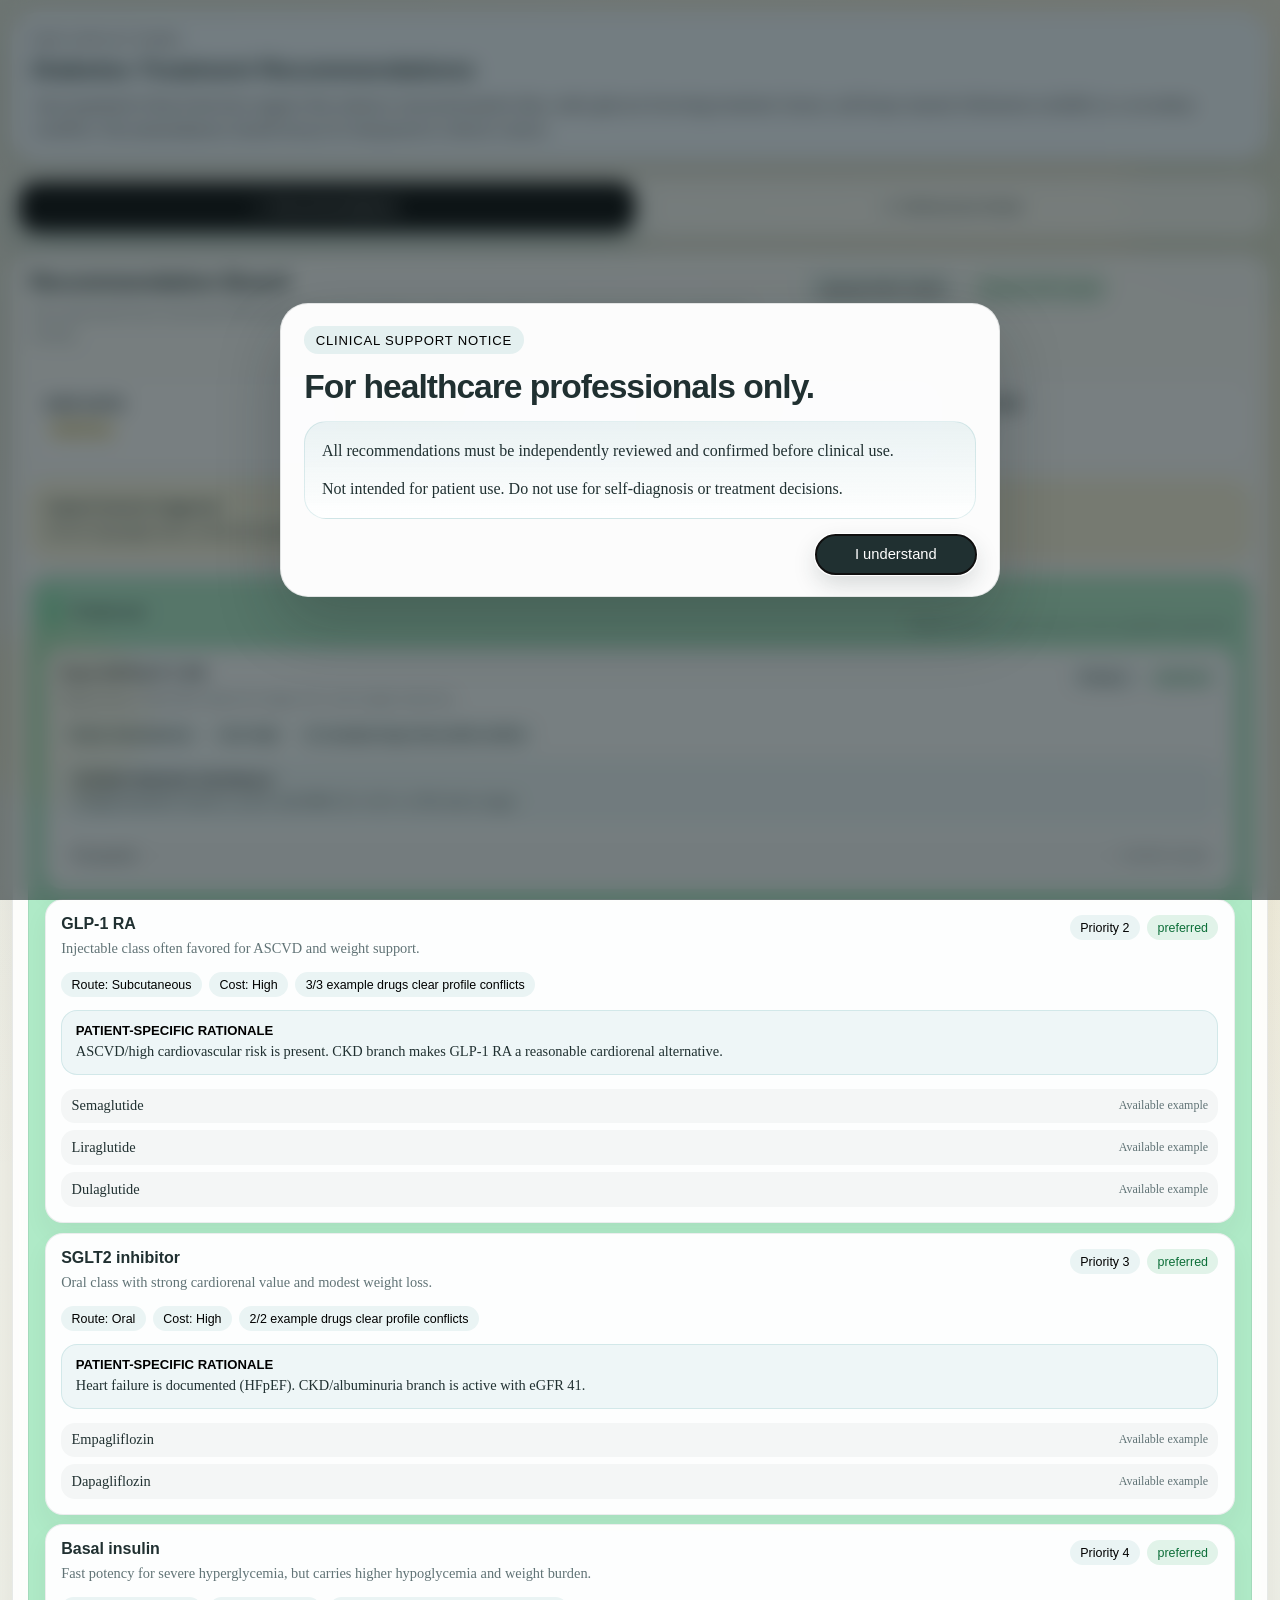
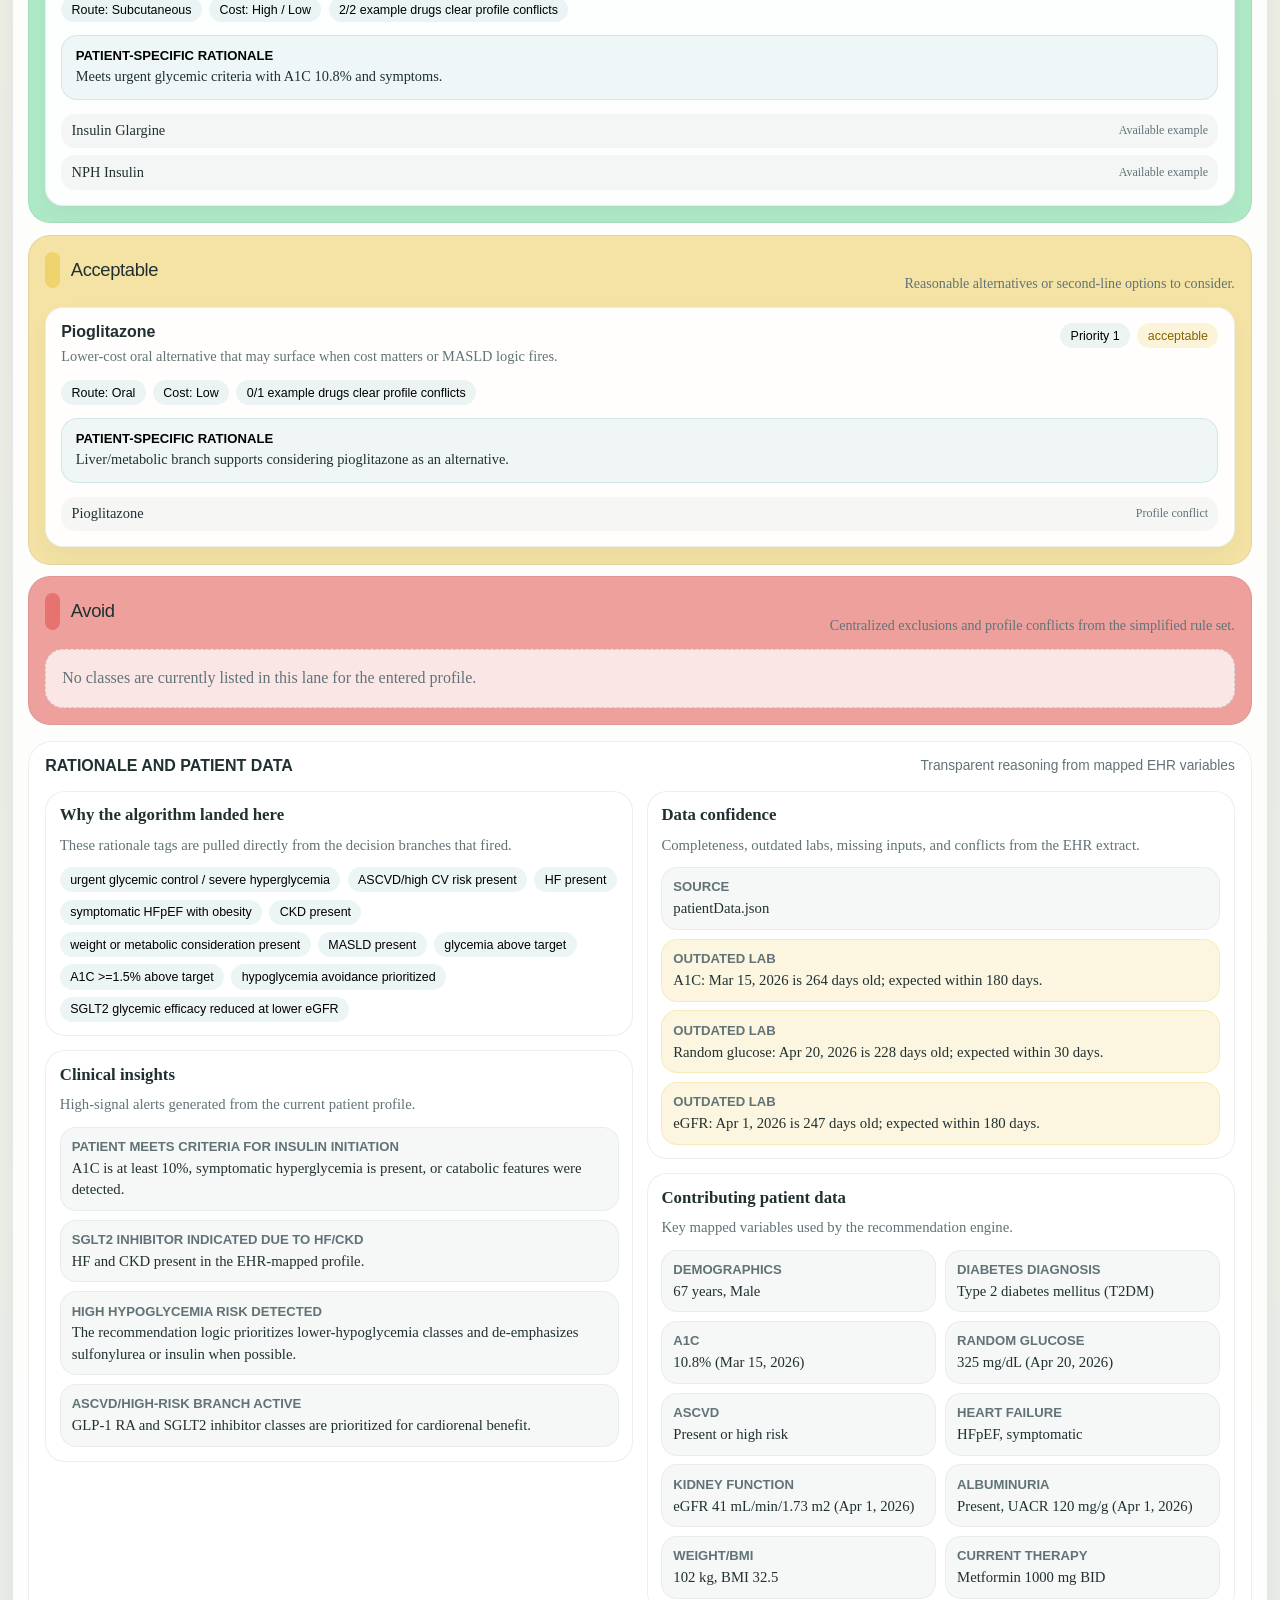
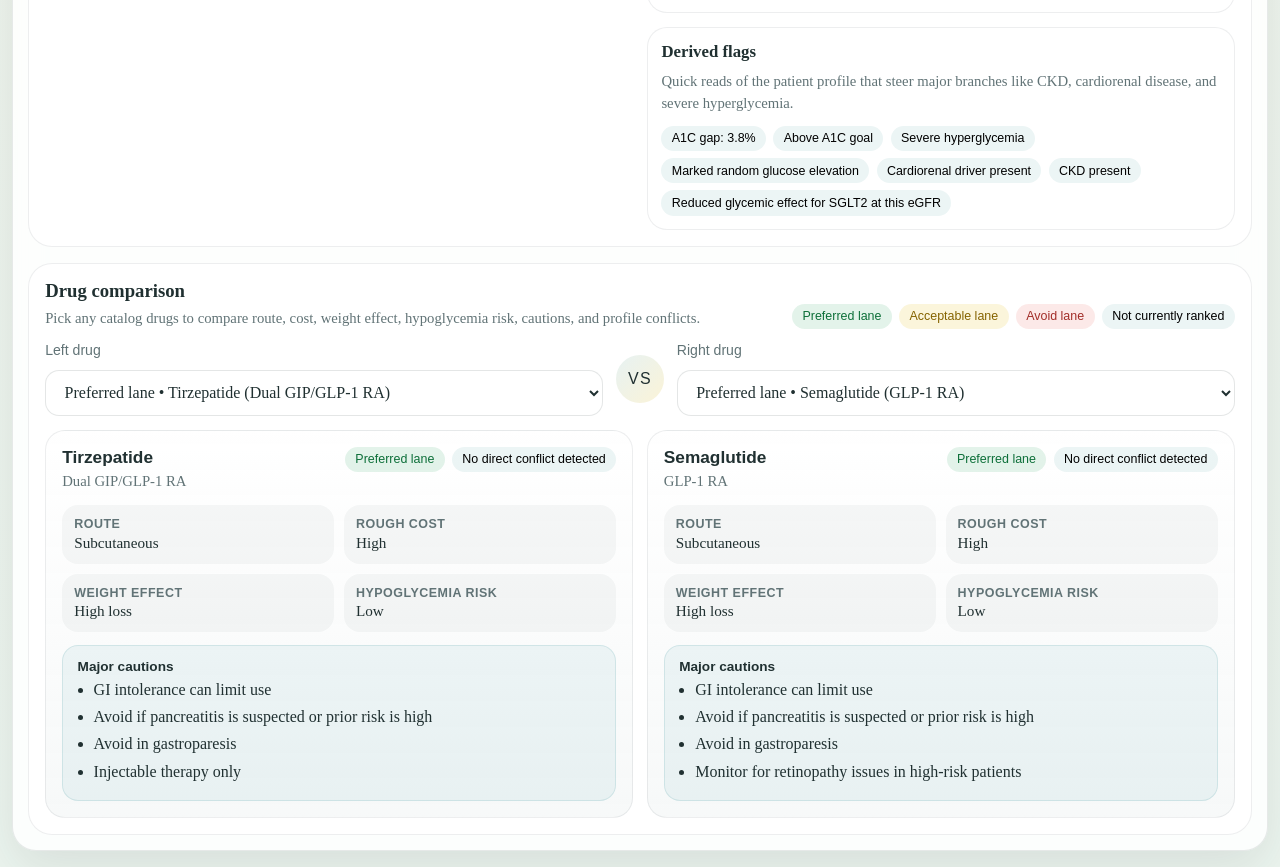
<file: index.html>
<!DOCTYPE html>
<html lang="en">
<head>
  <meta charset="UTF-8">
  <meta name="viewport" content="width=device-width, initial-scale=1.0">
  <title>ADA 2026 Simplified Glucose-Lowering Recommender</title>
  <link rel="stylesheet" href="drug_recommendation_app.css">
</head>
<body>
  <div class="disclaimer-modal" id="disclaimer-modal" aria-hidden="true" hidden>
    <div class="disclaimer-backdrop"></div>
    <section class="disclaimer-dialog" role="dialog" aria-modal="true" aria-labelledby="disclaimer-title" aria-describedby="disclaimer-copy">
      <span class="disclaimer-kicker">Clinical Support Notice</span>
      <h2 id="disclaimer-title">For healthcare professionals only.</h2>
      <div class="disclaimer-copy" id="disclaimer-copy">
        <p>All recommendations must be independently reviewed and confirmed before clinical use.</p>
        <p>Not intended for patient use. Do not use for self-diagnosis or treatment decisions.</p>
      </div>
      <div class="disclaimer-actions">
        <button class="accent-btn" id="disclaimer-ack-btn" type="button">I understand</button>
      </div>
    </section>
  </div>

  <main class="page-shell">
    <section class="hero">
      <div class="hero-grid">
        <div>
          <span class="eyebrow">EHR Copilot Panel</span>
          <h2>Diabetes Treatment Recommendations</h2>
          <p>
            Auto-populated clinical decision support that analyzes structured patient data, ranks glucose-lowering treatment classes, and keeps manual refinement available as a secondary workflow. Recommendations should always be interpreted in clinical context.
          </p>
        </div>
        
      </div>
    </section>

    <section class="tabs-shell">
      <div class="tabs-bar" role="tablist" aria-label="Application sections">
        <button class="tab-btn is-active" id="tab-button-results" type="button" role="tab" aria-selected="true" aria-controls="tab-results" data-tab-target="tab-results">
          1. Recommendations
        </button>
        <button class="tab-btn" id="tab-button-intake" type="button" role="tab" aria-selected="false" aria-controls="tab-intake" data-tab-target="tab-intake">
          2. Refinement Mode
        </button>
      </div>

      <section class="tab-panel" id="tab-intake" role="tabpanel" aria-labelledby="tab-button-intake" hidden>
        <div class="intake-grid">
          <section class="panel flow-panel">
            <div class="panel-heading">
              <div>
                <h2>Flowchart View</h2>
              </div>
              <div class="toolbar">
                <button class="ghost-btn" id="jump-to-results-top" type="button">Open recommendations</button>
              </div>
            </div>

            <div class="flowchart-shell" id="flowchart-shell">
              <div class="flowchart-viewport" id="flowchart-viewport">
                <div class="flowchart-canvas" id="flowchart-canvas"></div>
              </div>
            </div>
          </section>

          <section class="panel form-panel">
            <div class="panel-heading">
              <div>
                <h2>Guided Decision Tree</h2>
                <p>Optional refinement mode lets clinicians edit detected variables, add missing inputs, and review the decision pathway.</p>
              </div>
              <div class="toolbar">
                <button class="ghost-btn" id="demo-btn" type="button">Load sample EHR case</button>
                <button class="accent-btn" id="reset-btn" type="button">Restart refinement</button>
              </div>
            </div>

            <div class="wizard-shell">
              <section class="wizard-progress-card">
                <div class="wizard-progress-topline">
                  <strong id="wizard-stage-label">Starting intake</strong>
                  <span id="wizard-progress-copy">Answer the first question to begin narrowing the recommendation.</span>
                </div>
                <div class="wizard-progress-bar" aria-hidden="true">
                  <span id="wizard-progress-fill"></span>
                </div>
                <div class="wizard-progress-stats">
                  <span class="pill neutral" id="wizard-step-count">0 answered</span>
                  <span class="pill neutral" id="wizard-path-count">0 decision points mapped</span>
                </div>
              </section>

              <div class="question-scroll-shell" id="question-scroll-shell">
                <div class="question-history-list" id="question-history-list"></div>

                <section class="question-card" id="question-card">
                  <div class="question-kicker" id="question-stage">Scope</div>
                  <h3 id="question-title">Loading question...</h3>
                  <p id="question-help">The wizard is preparing the next decision point.</p>
                  <div class="question-input-area" id="question-input-area"></div>
                  <div class="question-actions">
                    <button class="ghost-btn" id="back-question-btn" type="button">Back</button>
                    <button class="accent-btn" id="advance-question-btn" type="button">Continue</button>
                  </div>
                </section>
              </div>
            </div>
          </section>
        </div>
      </section>

      <section class="tab-panel is-active" id="tab-results" role="tabpanel" aria-labelledby="tab-button-results">
        <section class="panel results-panel" aria-live="polite">
          <div class="panel-heading">
            <div>
              <h2>Recommendation Board</h2>
              <p>Auto-generated from structured EHR data. Class-level ranking is shown first, then example drugs from the medication catalog.</p>
            </div>
            <div class="toolbar">
              <label class="ghost-btn file-upload-btn" for="ehr-upload-input">Upload EHR JSON</label>
              <input class="visually-hidden" id="ehr-upload-input" type="file" accept=".json,application/json">
              <span class="upload-status" id="ehr-upload-status" role="status">Sample EHR loaded</span>
              <button class="ghost-btn" id="back-to-questions-btn" type="button">Refine variables</button>
            </div>
          </div>

          <div class="summary-strip" id="summary-strip">
            <div class="mini-stat">
              <strong>EHR Data</strong>
              <span class="status-word" id="data-completeness-summary">Checking</span>
            </div>
            <div class="mini-stat">
              <strong>Preferred</strong>
              <span id="preferred-count">0</span>
            </div>
            <div class="mini-stat">
              <strong>Acceptable</strong>
              <span id="acceptable-count">0</span>
            </div>
            <div class="mini-stat">
              <strong>Avoid</strong>
              <span id="avoid-count">0</span>
            </div>
          </div>

          <div class="status-banner" id="status-banner" data-tone="ok">
            <strong>Ready</strong>
            <p>Enter a type 2 diabetes profile to generate recommendations.</p>
          </div>

          <div class="stack-board">
            <section class="lane preferred">
              <div class="lane-head">
                <div class="lane-title"><span class="lane-swatch"></span><span>Preferred</span></div>
                <div class="lane-note">Higher-priority classes based on the simplified algorithm.</div>
              </div>
              <div class="recommendation-grid" id="preferred-grid"></div>
            </section>

            <section class="lane acceptable">
              <div class="lane-head">
                <div class="lane-title"><span class="lane-swatch"></span><span>Acceptable</span></div>
                <div class="lane-note">Reasonable alternatives or second-line options to consider.</div>
              </div>
              <div class="recommendation-grid" id="acceptable-grid"></div>
            </section>

            <section class="lane avoid">
              <div class="lane-head">
                <div class="lane-title"><span class="lane-swatch"></span><span>Avoid</span></div>
                <div class="lane-note">Centralized exclusions and profile conflicts from the simplified rule set.</div>
              </div>
              <div class="recommendation-grid" id="avoid-grid"></div>
            </section>
          </div>

          <details class="explanation-shell" open>
            <summary>
              <span>Rationale and Patient Data</span>
              <small>Transparent reasoning from mapped EHR variables</small>
            </summary>
            <div class="insight-grid">
              <section class="insight-card">
                <h3>Why the algorithm landed here</h3>
                <p>These rationale tags are pulled directly from the decision branches that fired.</p>
                <div class="rationale-row" id="rationale-row"></div>
              </section>
              <section class="insight-card">
                <h3>Clinical insights</h3>
                <p>High-signal alerts generated from the current patient profile.</p>
                <div class="clinical-insight-list" id="clinical-insight-list"></div>
              </section>
              <section class="insight-card">
                <h3>Data confidence</h3>
                <p>Completeness, outdated labs, missing inputs, and conflicts from the EHR extract.</p>
                <div class="data-quality-list" id="data-quality-list"></div>
              </section>
              <section class="insight-card">
                <h3>Contributing patient data</h3>
                <p>Key mapped variables used by the recommendation engine.</p>
                <div class="patient-evidence-grid" id="patient-evidence-grid"></div>
              </section>
              <section class="insight-card">
                <h3>Derived flags</h3>
                <p>Quick reads of the patient profile that steer major branches like CKD, cardiorenal disease, and severe hyperglycemia.</p>
                <div class="flag-row" id="flag-row"></div>
              </section>
            </div>
          </details>

          <section class="compare-shell">
            <div class="compare-header">
              <div>
                <h3>Drug comparison</h3>
                <p>Pick any catalog drugs to compare route, cost, weight effect, hypoglycemia risk, cautions, and profile conflicts.</p>
              </div>
              <div class="legend">
                <span class="pill preferred">Preferred lane</span>
                <span class="pill acceptable">Acceptable lane</span>
                <span class="pill avoid">Avoid lane</span>
                <span class="pill neutral">Not currently ranked</span>
              </div>
            </div>

            <div class="compare-controls">
              <div class="compare-slot">
                <label for="compare-left">Left drug</label>
                <select class="compare-select" id="compare-left"></select>
              </div>
              <div class="vs-badge">VS</div>
              <div class="compare-slot">
                <label for="compare-right">Right drug</label>
                <select class="compare-select" id="compare-right"></select>
              </div>
            </div>

            <div class="compare-grid">
              <article class="drug-card" id="compare-left-card"></article>
              <article class="drug-card" id="compare-right-card"></article>
            </div>
          </section>
        </section>
      </section>
    </section>
  </main>

  <script type="module" src="drug_recommendation_app.js"></script>
</body>
</html>
</file>
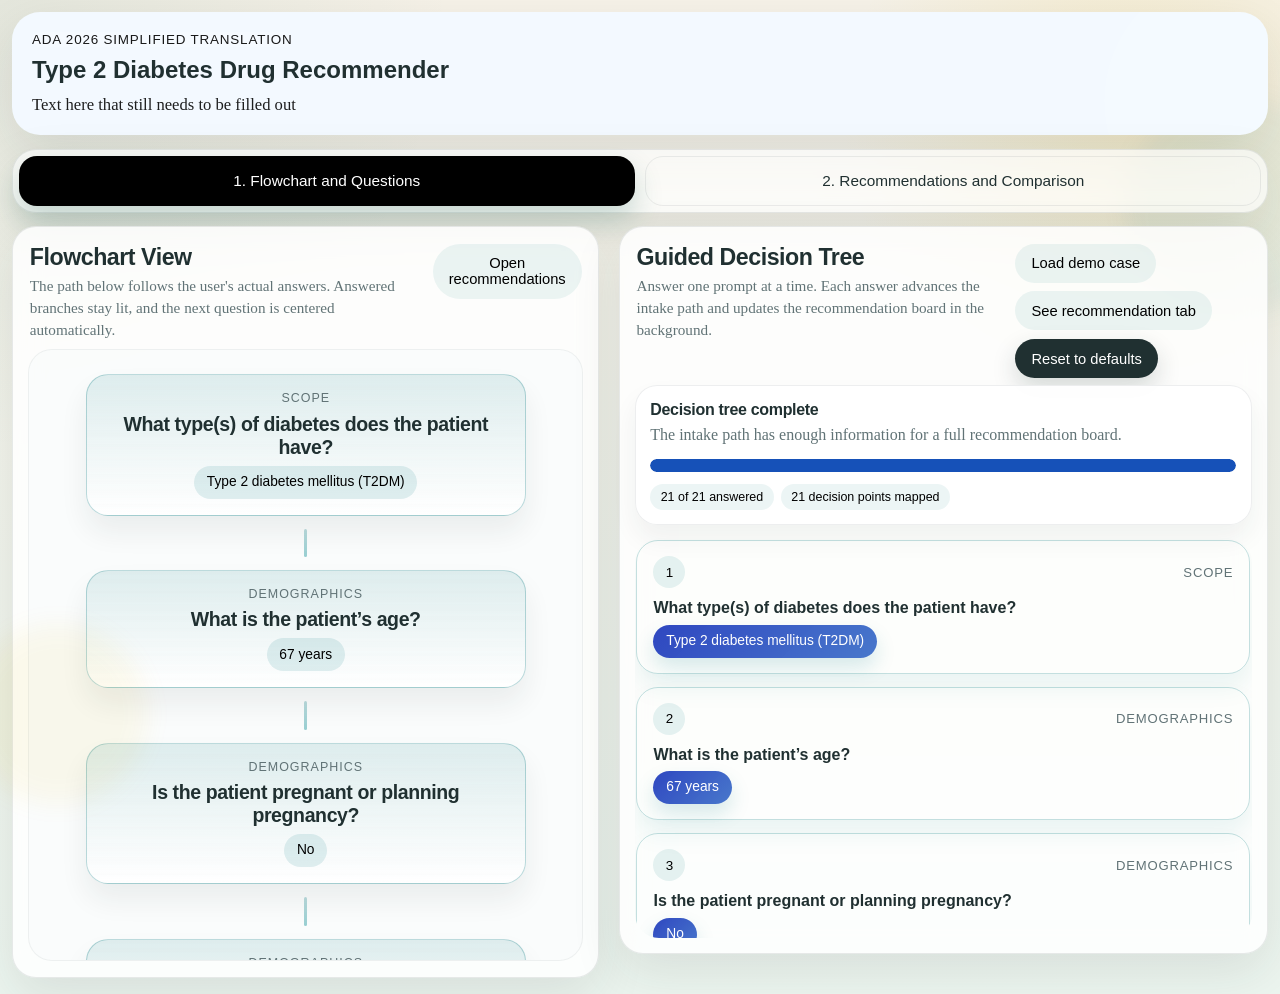
<file: drug_recommendation_app.html>
<!DOCTYPE html>
<html lang="en">
<head>
  <meta charset="UTF-8">
  <meta name="viewport" content="width=device-width, initial-scale=1.0">
  <title>ADA 2026 Simplified Glucose-Lowering Recommender</title>
  <link rel="stylesheet" href="drug_recommendation_app.css">
</head>
<body>
  <main class="page-shell">
    <section class="hero">
      <div class="hero-grid">
        <div>
          <span class="eyebrow">ADA 2026 Simplified Translation</span>
          <h2>Type 2 Diabetes Drug Recommender</h2>
          <p>
            Text here that still needs to be filled out
          </p>
        </div>
        
      </div>
    </section>

    <section class="tabs-shell">
      <div class="tabs-bar" role="tablist" aria-label="Application sections">
        <button class="tab-btn is-active" id="tab-button-intake" type="button" role="tab" aria-selected="true" aria-controls="tab-intake" data-tab-target="tab-intake">
          1. Flowchart and Questions
        </button>
        <button class="tab-btn" id="tab-button-results" type="button" role="tab" aria-selected="false" aria-controls="tab-results" data-tab-target="tab-results">
          2. Recommendations and Comparison
        </button>
      </div>

      <section class="tab-panel is-active" id="tab-intake" role="tabpanel" aria-labelledby="tab-button-intake">
        <div class="intake-grid">
          <section class="panel flow-panel">
            <div class="panel-heading">
              <div>
                <h2>Flowchart View</h2>
                <p>The path below follows the user's actual answers. Answered branches stay lit, and the next question is centered automatically.</p>
              </div>
              <div class="toolbar">
                <button class="ghost-btn" id="jump-to-results-top" type="button">Open recommendations</button>
              </div>
            </div>

            <div class="flowchart-shell" id="flowchart-shell">
              <div class="flowchart-viewport" id="flowchart-viewport">
                <div class="flowchart-canvas" id="flowchart-canvas"></div>
              </div>
            </div>
          </section>

          <section class="panel form-panel">
            <div class="panel-heading">
              <div>
                <h2>Guided Decision Tree</h2>
                <p>Answer one prompt at a time. Each answer advances the intake path and updates the recommendation board in the background.</p>
              </div>
              <div class="toolbar">
                <button class="ghost-btn" id="demo-btn" type="button">Load demo case</button>
                <button class="ghost-btn" id="open-results-btn" type="button">See recommendation tab</button>
                <button class="accent-btn" id="reset-btn" type="button">Reset to defaults</button>
              </div>
            </div>

            <div class="wizard-shell">
              <section class="wizard-progress-card">
                <div class="wizard-progress-topline">
                  <strong id="wizard-stage-label">Starting intake</strong>
                  <span id="wizard-progress-copy">Answer the first question to begin narrowing the recommendation.</span>
                </div>
                <div class="wizard-progress-bar" aria-hidden="true">
                  <span id="wizard-progress-fill"></span>
                </div>
                <div class="wizard-progress-stats">
                  <span class="pill neutral" id="wizard-step-count">0 answered</span>
                  <span class="pill neutral" id="wizard-path-count">0 decision points mapped</span>
                </div>
              </section>

              <div class="question-scroll-shell" id="question-scroll-shell">
                <div class="question-history-list" id="question-history-list"></div>

                <section class="question-card" id="question-card">
                  <div class="question-kicker" id="question-stage">Scope</div>
                  <h3 id="question-title">Loading question...</h3>
                  <p id="question-help">The wizard is preparing the next decision point.</p>
                  <div class="question-input-area" id="question-input-area"></div>
                  <div class="question-actions">
                    <button class="ghost-btn" id="back-question-btn" type="button">Back</button>
                    <button class="ghost-btn" id="review-results-btn" type="button">Review recommendations</button>
                    <button class="accent-btn" id="advance-question-btn" type="button">Continue</button>
                  </div>
                </section>
              </div>
            </div>
          </section>
        </div>
      </section>

      <section class="tab-panel" id="tab-results" role="tabpanel" aria-labelledby="tab-button-results" hidden>
        <section class="panel results-panel" aria-live="polite">
          <div class="panel-heading">
            <div>
              <h2>Recommendation Board</h2>
              <p>Class-level ranking is shown first, then example drugs from the medication catalog.</p>
            </div>
            <div class="toolbar">
              <button class="ghost-btn" id="back-to-questions-btn" type="button">Back to questions</button>
            </div>
          </div>

          <div class="summary-strip" id="summary-strip">
            <div class="mini-stat">
              <strong>Preferred</strong>
              <span id="preferred-count">0</span>
            </div>
            <div class="mini-stat">
              <strong>Acceptable</strong>
              <span id="acceptable-count">0</span>
            </div>
            <div class="mini-stat">
              <strong>Avoid</strong>
              <span id="avoid-count">0</span>
            </div>
          </div>

          <div class="status-banner" id="status-banner" data-tone="ok">
            <strong>Ready</strong>
            <p>Enter a type 2 diabetes profile to generate recommendations.</p>
          </div>

          <div class="stack-board">
            <section class="lane preferred">
              <div class="lane-head">
                <div class="lane-title"><span class="lane-swatch"></span><span>Preferred</span></div>
                <div class="lane-note">Higher-priority classes based on the simplified algorithm.</div>
              </div>
              <div class="recommendation-grid" id="preferred-grid"></div>
            </section>

            <section class="lane acceptable">
              <div class="lane-head">
                <div class="lane-title"><span class="lane-swatch"></span><span>Acceptable</span></div>
                <div class="lane-note">Reasonable alternatives or second-line options to consider.</div>
              </div>
              <div class="recommendation-grid" id="acceptable-grid"></div>
            </section>

            <section class="lane avoid">
              <div class="lane-head">
                <div class="lane-title"><span class="lane-swatch"></span><span>Avoid</span></div>
                <div class="lane-note">Centralized exclusions and profile conflicts from the simplified rule set.</div>
              </div>
              <div class="recommendation-grid" id="avoid-grid"></div>
            </section>
          </div>

          <div class="insight-grid">
            <section class="insight-card">
              <h3>Why the algorithm landed here</h3>
              <p>These rationale tags are pulled directly from the decision branches that fired.</p>
              <div class="rationale-row" id="rationale-row"></div>
            </section>
            <section class="insight-card">
              <h3>Derived flags</h3>
              <p>Quick reads of the patient profile that steer major branches like CKD, cardiorenal disease, and severe hyperglycemia.</p>
              <div class="flag-row" id="flag-row"></div>
            </section>
          </div>

          <section class="compare-shell">
            <div class="compare-header">
              <div>
                <h3>Drug comparison</h3>
                <p>Pick any catalog drugs to compare route, cost, weight effect, hypoglycemia risk, cautions, and profile conflicts.</p>
              </div>
              <div class="legend">
                <span class="pill preferred">Preferred lane</span>
                <span class="pill acceptable">Acceptable lane</span>
                <span class="pill avoid">Avoid lane</span>
                <span class="pill neutral">Not currently ranked</span>
              </div>
            </div>

            <div class="compare-controls">
              <div class="compare-slot">
                <label for="compare-left">Left drug</label>
                <select class="compare-select" id="compare-left"></select>
              </div>
              <div class="vs-badge">VS</div>
              <div class="compare-slot">
                <label for="compare-right">Right drug</label>
                <select class="compare-select" id="compare-right"></select>
              </div>
            </div>

            <div class="compare-grid">
              <article class="drug-card" id="compare-left-card"></article>
              <article class="drug-card" id="compare-right-card"></article>
            </div>
          </section>

          <div class="footer-note">
            The class ranking follows your simplified pseudocode rather than the full ADA chapter text. Drug cards are illustrative
            examples from the medication catalog and do not replace product labeling, dosing review, or shared decision-making.
          </div>
        </section>
      </section>
    </section>
  </main>

  <script type="module" src="drug_recommendation_app.js"></script>
</body>
</html>
</file>
<file: drug_recommendation_app.css>
:root {
      --bg-1: #f6f2e8;
      --bg-2: #ecf5ef;
      --panel: rgba(255, 255, 255, 0.84);
      --panel-strong: rgba(255, 255, 255, 0.96);
      --ink: #203031;
      --muted: #617376;
      --line: rgba(32, 48, 49, 0.1);
      --shadow: 0 18px 50px rgba(28, 39, 40, 0.1);
      --preferred: rgba(34, 199, 103, 0.355);
      --preferred-soft: rgba(29, 155, 82, 0.12);
      --acceptable: rgba(227, 180, 6, 0.355);
      --acceptable-soft: rgba(227, 180, 6, 0.14);
      --avoid: rgba(224, 74, 69, 0.522);
      --avoid-soft: rgba(224, 74, 69, 0.12);
      --focus: #000000;
      --hero: #f3f9ff;
      --radius: 24px;
      --radius-sm: 16px;
      --flow-pane-height: clamp(26rem, 100dvh, 38.3rem);
      --question-pane-height: clamp(18rem, 100dvh, 25rem);
    }

    * {
      box-sizing: border-box;
    }

    html {
      scroll-behavior: smooth;
    }

    body {
      margin: 0;
      min-height: 100vh;
      overflow-x: hidden;
      color: var(--ink);
      font-family: "Iowan Old Style", "Palatino Linotype", "Book Antiqua", Georgia, serif;
      background:
        radial-gradient(circle at top left, rgba(16, 91, 78, 0.08), transparent 28%),
        radial-gradient(circle at 88% 12%, rgba(227, 180, 6, 0.13), transparent 20%),
        linear-gradient(180deg, var(--bg-1), var(--bg-2));
    }

    h2 {
      font-family: "Avenir Next Condensed", "Avenir Next", "Gill Sans", sans-serif;
      color: var(--ink);
      margin-top: 0.5rem;
      margin-bottom: 0.5rem;
    }

    body::before,
    body::after {
      content: "";
      position: fixed;
      inset: auto;
      pointer-events: none;
      border-radius: 999px;
      filter: blur(12px);
      opacity: 0.55;
    }

    body::before {
      width: 220px;
      height: 220px;
      top: 6rem;
      right: -4rem;
      background: rgba(15, 124, 130, 0.1);
    }

    body::after {
      width: 180px;
      height: 180px;
      left: -2rem;
      bottom: 6rem;
      background: rgba(227, 180, 6, 0.12);
    }

    body.has-disclaimer-open {
      overflow: hidden;
    }

    .disclaimer-modal {
      position: fixed;
      inset: 0;
      z-index: 1200;
      display: none;
      align-items: center;
      justify-content: center;
      padding: 1.25rem;
    }

    .disclaimer-modal.is-open {
      display: flex;
    }

    .disclaimer-backdrop {
      position: absolute;
      inset: 0;
      background: rgba(24, 36, 38, 0.58);
      backdrop-filter: blur(10px);
    }

    .disclaimer-dialog {
      position: relative;
      z-index: 1;
      width: min(100%, 720px);
      max-height: min(90vh, 40rem);
      overflow: auto;
      display: grid;
      gap: 1rem;
      padding: 1.4rem 1.45rem;
      border: 1px solid rgba(32, 48, 49, 0.12);
      border-radius: 28px;
      background: rgba(255, 255, 255, 0.98);
      box-shadow: 0 28px 64px rgba(20, 30, 31, 0.24);
      animation: rise-in 220ms ease-out both;
    }

    .disclaimer-kicker {
      display: inline-flex;
      align-items: center;
      justify-self: start;
      padding: 0.38rem 0.72rem;
      border-radius: 999px;
      background: rgba(15, 124, 130, 0.1);
      color: var(--focus);
      font-family: "Avenir Next", "Trebuchet MS", sans-serif;
      font-size: 0.82rem;
      letter-spacing: 0.06em;
      text-transform: uppercase;
    }

    .disclaimer-dialog h2 {
      margin: 0;
      font-size: clamp(1.55rem, 4vw, 2.1rem);
      line-height: 1.04;
      letter-spacing: -0.03em;
    }

    .disclaimer-copy {
      display: grid;
      gap: 0.8rem;
      padding: 1rem 1.05rem;
      border-radius: 22px;
      background: linear-gradient(180deg, rgba(15, 124, 130, 0.08), rgba(255, 255, 255, 0.98));
      border: 1px solid rgba(15, 124, 130, 0.12);
    }

    .disclaimer-copy p {
      margin: 0;
      color: var(--ink);
      font-size: 1rem;
      line-height: 1.6;
    }

    .disclaimer-actions {
      display: flex;
      justify-content: flex-end;
    }

    .disclaimer-actions .accent-btn {
      min-width: 10rem;
    }

    .page-shell {
      width: min(1460px, calc(100% - 1.5rem));
      margin: 0.75rem auto 1rem;
      display: grid;
      gap: 0.9rem;
    }

    .hero {
      position: relative;
      overflow: hidden;
      padding: 1.1rem 1.25rem;
      border-radius: 28px;
      background: var(--hero);
      color: #fffef8;
      box-shadow: var(--shadow);
      animation: rise-in 480ms ease-out both;
    }

    .hero::after {
      content: "";
      position: absolute;
      inset: auto -6rem -6rem auto;
      width: 260px;
      height: 260px;
      border-radius: 999px;
      background: rgba(255, 255, 255, 0.08);
      transform: rotate(16deg);
    }

    .hero-grid {
      position: relative;
      z-index: 1;
      display: grid;
      gap: 1rem;
      grid-template-columns: minmax(0, 1fr);
      align-items: start;
    }

    .eyebrow {
      display: inline-flex;
      align-items: center;
      gap: 0.45rem;
      /* padding: 0.35rem 0.75rem; */
      border-radius: 999px;
      background: rgba(255, 255, 255, 0.16);
      font-family: "Avenir Next", "Trebuchet MS", "Gill Sans", sans-serif;
      font-size: 0.84rem;
      letter-spacing: 0.06em;
      text-transform: uppercase;
      color: rgba(0, 0, 0, 0.9);
    }

    h1 {
      margin: 0.85rem 0 0.55rem;
      font-family: "Avenir Next Condensed", "Avenir Next", "Gill Sans", sans-serif;
      font-size: clamp(2rem, 4vw, 3.3rem);
      line-height: 0.95;
      letter-spacing: -0.03em;
    }

    .hero p {
      margin: 0;
      max-width: none;
      color: rgba(0, 0, 0, 0.88);
      font-size: 1.04rem;
      line-height: 1.55;
    }

    .hero-card {
      padding: 1.1rem 1.15rem;
      border-radius: 22px;
      background: rgba(255, 255, 255, 0.12);
      border: 1px solid rgba(255, 255, 255, 0.16);
      backdrop-filter: blur(8px);
    }

    .hero-card strong,
    .hero-card span {
      display: block;
    }

    .hero-card strong {
      margin-bottom: 0.45rem;
      font-family: "Avenir Next", "Trebuchet MS", sans-serif;
      font-size: 0.92rem;
      letter-spacing: 0.05em;
      text-transform: uppercase;
    }

    .hero-card span {
      line-height: 1.55;
      color: rgba(255, 254, 248, 0.9);
      font-size: 0.97rem;
    }

    .app-grid {
      display: grid;
      gap: 1.2rem;
      grid-template-columns: minmax(340px, 0.88fr) minmax(420px, 1.12fr);
      align-items: start;
    }

    .panel {
      border: 1px solid var(--line);
      border-radius: var(--radius);
      background: var(--panel);
      backdrop-filter: blur(14px);
      box-shadow: var(--shadow);
      animation: rise-in 520ms ease-out both;
    }

    .panel.form-panel {
      padding: 0.95rem;
    }

    .panel.results-panel {
      position: sticky;
      top: 1rem;
      padding: 1rem;
      display: grid;
      gap: 1rem;
    }

    .panel-heading {
      display: flex;
      justify-content: space-between;
      align-items: start;
      gap: 0.85rem;
      padding: 0.1rem 0.1rem 0.45rem;
    }

    .panel-heading h2,
    .panel-heading h3 {
      margin: 0;
      font-family: "Avenir Next Condensed", "Avenir Next", sans-serif;
      letter-spacing: -0.02em;
    }

    .panel-heading h2 {
      font-size: 1.45rem;
    }

    .panel-heading p {
      margin: 0.3rem 0 0;
      color: var(--muted);
      font-size: 0.95rem;
      line-height: 1.45;
    }

    .toolbar {
      display: flex;
      flex-wrap: wrap;
      gap: 0.55rem;
    }

    button,
    select,
    input {
      font: inherit;
    }

    .visually-hidden {
      position: absolute;
      width: 1px;
      height: 1px;
      padding: 0;
      margin: -1px;
      overflow: hidden;
      clip: rect(0, 0, 0, 0);
      white-space: nowrap;
      border: 0;
    }

    .ghost-btn,
    .accent-btn {
      border: 0;
      border-radius: 999px;
      padding: 0.72rem 1rem;
      font-family: "Avenir Next", "Trebuchet MS", sans-serif;
      font-size: 0.92rem;
      cursor: pointer;
      transition: transform 180ms ease, box-shadow 180ms ease, background 180ms ease;
    }

    .ghost-btn:hover,
    .accent-btn:hover {
      transform: translateY(-1px);
    }

    .ghost-btn:disabled,
    .accent-btn:disabled,
    .tab-btn:disabled {
      cursor: not-allowed;
      opacity: 0.48;
      transform: none;
      box-shadow: none;
    }

    /* .ghost-btn:disabled:hover,
    .accent-btn:disabled:hover,
    .tab-btn:disabled:hover {
      transform: none;
    } */

    .ghost-btn {
      background: rgba(15, 124, 130, 0.08);
      color: var(--focus);
    }

    .file-upload-btn {
      display: inline-flex;
      align-items: center;
      justify-content: center;
    }

    .file-upload-btn:focus-within,
    .file-upload-btn:focus-visible {
      outline: 3px solid rgba(15, 124, 130, 0.35);
      outline-offset: 2px;
    }

    .upload-status {
      display: inline-flex;
      align-items: center;
      min-height: 2.35rem;
      max-width: 18rem;
      padding: 0.42rem 0.72rem;
      border-radius: 999px;
      background: rgba(32, 48, 49, 0.05);
      color: var(--muted);
      font-family: "Avenir Next", "Trebuchet MS", sans-serif;
      font-size: 0.82rem;
      line-height: 1.35;
    }

    .upload-status[data-tone="ok"] {
      background: rgba(29, 155, 82, 0.1);
      color: #0d6f39;
    }

    .upload-status[data-tone="error"] {
      background: rgba(224, 74, 69, 0.1);
      color: #a22d28;
    }

    .accent-btn {
      background: var(--ink);
      color: #fff;
      box-shadow: 0 10px 24px rgba(32, 48, 49, 0.18);
    }

    .form-sections {
      display: grid;
      gap: 0.85rem;
    }

    .form-section {
      overflow: hidden;
      border-radius: 20px;
      border: 1px solid var(--line);
      background: rgba(255, 255, 255, 0.68);
    }

    .form-section summary {
      list-style: none;
      cursor: pointer;
      padding: 1rem 1rem 0.95rem;
      display: flex;
      justify-content: space-between;
      align-items: start;
      gap: 0.8rem;
    }

    .form-section summary::-webkit-details-marker {
      display: none;
    }

    .section-copy strong {
      display: block;
      font-family: "Avenir Next", "Trebuchet MS", sans-serif;
      font-size: 1rem;
    }

    .section-copy span {
      display: block;
      margin-top: 0.18rem;
      color: var(--muted);
      font-size: 0.92rem;
      line-height: 1.45;
    }

    .chevron {
      width: 2.1rem;
      height: 2.1rem;
      flex: 0 0 auto;
      border-radius: 999px;
      background: rgba(15, 124, 130, 0.08);
      display: grid;
      place-items: center;
      color: var(--focus);
      font-family: "Avenir Next", "Trebuchet MS", sans-serif;
      transition: transform 180ms ease;
    }

    .form-section[open] .chevron {
      transform: rotate(180deg);
    }

    .fields-grid {
      display: grid;
      gap: 0.9rem;
      padding: 0 1rem 1rem;
      grid-template-columns: repeat(2, minmax(0, 1fr));
    }

    .field-card,
    .toggle-card {
      min-width: 0;
      border-radius: 18px;
      background: var(--panel-strong);
      border: 1px solid rgba(32, 48, 49, 0.08);
      transition: border-color 180ms ease, transform 180ms ease, box-shadow 180ms ease;
    }

    .field-card:focus-within,
    .toggle-card:focus-within {
      border-color: rgba(15, 124, 130, 0.42);
      box-shadow: 0 0 0 4px rgba(15, 124, 130, 0.11);
      transform: translateY(-1px);
    }

    .field-card {
      padding: 0.85rem 0.9rem 0.9rem;
      display: grid;
      gap: 0.35rem;
    }

    .field-card.full-width,
    .toggle-card.full-width {
      grid-column: 1 / -1;
    }

    .field-card label,
    .toggle-label strong {
      font-family: "Avenir Next", "Trebuchet MS", sans-serif;
      font-size: 0.92rem;
      font-weight: 600;
    }

    .field-card small,
    .toggle-label span {
      color: var(--muted);
      line-height: 1.4;
      font-size: 0.84rem;
    }

    .field-card input,
    .field-card select,
    .compare-select {
      width: 100%;
      margin-top: 0.3rem;
      border: 1px solid rgba(32, 48, 49, 0.12);
      border-radius: 14px;
      padding: 0.8rem 0.9rem;
      background: #fff;
      color: var(--ink);
      outline: none;
    }

    .toggle-card {
      padding: 0.8rem 0.9rem;
      display: flex;
      align-items: center;
      justify-content: space-between;
      gap: 0.85rem;
    }

    .toggle-label {
      display: grid;
      gap: 0.2rem;
    }

    .toggle-switch {
      position: relative;
      width: 3.4rem;
      height: 2rem;
      flex: 0 0 auto;
    }

    .toggle-switch input {
      position: absolute;
      inset: 0;
      opacity: 0;
      cursor: pointer;
    }

    .toggle-slider {
      position: absolute;
      inset: 0;
      border-radius: 999px;
      background: rgba(32, 48, 49, 0.15);
      transition: background 180ms ease;
    }

    .toggle-slider::after {
      content: "";
      position: absolute;
      width: 1.46rem;
      height: 1.46rem;
      top: 0.27rem;
      left: 0.27rem;
      border-radius: 50%;
      background: #fff;
      box-shadow: 0 4px 10px rgba(0, 0, 0, 0.16);
      transition: transform 180ms ease;
    }

    .toggle-switch input:checked + .toggle-slider {
      background: linear-gradient(135deg, #0f3f82, #1d799b);
    }

    .toggle-switch input:checked + .toggle-slider::after {
      transform: translateX(1.4rem);
    }

    .toggle-card.is-disabled,
    .field-card.is-disabled {
      opacity: 0.52;
    }

    .summary-strip {
      display: grid;
      gap: 0.75rem;
      grid-template-columns: repeat(4, minmax(0, 1fr));
    }

    .mini-stat {
      border-radius: 18px;
      padding: 0.95rem 1rem;
      background: rgba(255, 255, 255, 0.92);
      border: 1px solid rgba(32, 48, 49, 0.08);
    }

    .mini-stat strong,
    .mini-stat span {
      display: block;
    }

    .mini-stat strong {
      font-family: "Avenir Next Condensed", "Avenir Next", sans-serif;
      font-size: 1rem;
      letter-spacing: 0;
      color: var(--ink);
      text-transform: uppercase;
    }

    .mini-stat span {
      margin-top: 0.28rem;
      font-family: "Avenir Next Condensed", "Avenir Next", sans-serif;
      font-size: 1.65rem;
      letter-spacing: 0;
    }

    .mini-stat .status-word {
      width: max-content;
      max-width: 100%;
      padding: 0.28rem 0.55rem;
      border-radius: 999px;
      background: rgba(29, 155, 82, 0.1);
      color: #0d6f39;
      font-family: "Avenir Next", "Trebuchet MS", sans-serif;
      font-size: 0.86rem;
      text-transform: uppercase;
      white-space: normal;
    }

    .mini-stat .status-word[data-status="partial"] {
      background: rgba(227, 180, 6, 0.14);
      color: #856300;
    }

    .mini-stat .status-word[data-status="insufficient"] {
      background: rgba(224, 74, 69, 0.12);
      color: #a22d28;
    }

    .status-banner {
      border-radius: 22px;
      padding: 1rem 1.05rem;
      background: rgba(15, 124, 130, 0.08);
      border: 1px solid rgba(15, 124, 130, 0.18);
    }

    .status-banner[data-tone="ok"] {
      background: rgba(29, 155, 82, 0.09);
      border-color: rgba(29, 155, 82, 0.2);
    }

    .status-banner[data-tone="warning"] {
      background: rgba(227, 180, 6, 0.12);
      border-color: rgba(227, 180, 6, 0.2);
    }

    .status-banner[data-tone="danger"] {
      background: rgba(224, 74, 69, 0.1);
      border-color: rgba(224, 74, 69, 0.2);
    }

    .status-banner strong {
      display: block;
      margin-bottom: 0.25rem;
      font-family: "Avenir Next", "Trebuchet MS", sans-serif;
      font-size: 0.95rem;
    }

    .status-banner p {
      margin: 0;
      line-height: 1.5;
      color: var(--ink);
    }

    .stack-board {
      display: grid;
      gap: 0.7rem;
    }

    .lane {
      border-radius: 22px;
      padding: 1rem;
      border: 1px solid rgba(32, 48, 49, 0.08);
      background: #fff;
      overflow: hidden;
    }

    .lane.preferred {
      background:
        var(--preferred);
    }

    .lane.acceptable {
      background:
        var(--acceptable);
    }

    .lane.avoid {
      background:
        var(--avoid);
    }

    .lane-head {
      display: flex;
      justify-content: space-between;
      align-items: baseline;
      gap: 0.75rem;
      margin-bottom: 0.85rem;
    }

    .lane-title {
      display: flex;
      align-items: center;
      gap: 0.65rem;
      font-family: "Avenir Next Condensed", "Avenir Next", sans-serif;
      font-size: 1.15rem;
      letter-spacing: -0.02em;
    }

    .lane-swatch {
      width: 0.95rem;
      height: 2.3rem;
      border-radius: 999px;
    }

    .lane.preferred .lane-swatch {
      background: var(--preferred);
    }

    .lane.acceptable .lane-swatch {
      background: var(--acceptable);
    }

    .lane.avoid .lane-swatch {
      background: var(--avoid);
    }

    .lane-note {
      color: var(--muted);
      font-size: 0.88rem;
      line-height: 1.45;
    }

    .recommendation-grid {
      display: grid;
      gap: 0.6rem;
      grid-template-columns: 1fr;
    }

    .class-card {
      padding: 0.95rem;
      border-radius: 18px;
      border: 1px solid rgba(32, 48, 49, 0.08);
      background: rgba(255, 255, 255, 0.98);
      box-shadow: 0 12px 24px rgba(32, 48, 49, 0.05);
      animation: card-in 360ms ease-out both;
    }

    .class-card header {
      display: flex;
      justify-content: space-between;
      gap: 0.75rem;
      align-items: start;
    }

    .class-card h4 {
      margin: 0;
      font-family: "Avenir Next", "Trebuchet MS", sans-serif;
      font-size: 1rem;
    }

    .class-card p {
      margin: 0.32rem 0 0;
      color: var(--muted);
      line-height: 1.45;
      font-size: 0.9rem;
    }

    .pill {
      display: inline-flex;
      align-items: center;
      gap: 0.35rem;
      padding: 0.35rem 0.65rem;
      border-radius: 999px;
      font-family: "Avenir Next", "Trebuchet MS", sans-serif;
      font-size: 0.78rem;
      white-space: nowrap;
    }

    .pill.preferred {
      background: var(--preferred-soft);
      color: #0d6f39;
    }

    .pill.acceptable {
      background: var(--acceptable-soft);
      color: #856300;
    }

    .pill.avoid {
      background: var(--avoid-soft);
      color: #a22d28;
    }

    .pill.neutral {
      background: rgba(15, 124, 130, 0.08);
      color: var(--focus);
    }

    .class-meta,
    .chip-row,
    .rationale-row,
    .flag-row {
      display: flex;
      flex-wrap: wrap;
      gap: 0.45rem;
    }

    .class-meta {
      margin-top: 0.8rem;
    }

    .class-justification {
      margin-top: 0.8rem;
      padding: 0.75rem 0.85rem;
      border-radius: 16px;
      background: rgba(15, 124, 130, 0.06);
      border: 1px solid rgba(15, 124, 130, 0.12);
    }

    .class-justification strong {
      display: block;
      margin-bottom: 0.2rem;
      font-family: "Avenir Next", "Trebuchet MS", sans-serif;
      font-size: 0.82rem;
      text-transform: uppercase;
      color: var(--focus);
      letter-spacing: 0;
    }

    .class-justification p {
      margin: 0;
      color: var(--ink);
      line-height: 1.45;
      font-size: 0.9rem;
    }

    .class-list {
      margin: 0.85rem 0 0;
      padding: 0;
      list-style: none;
      display: grid;
      gap: 0.45rem;
    }

    .class-list li {
      padding: 0.55rem 0.65rem;
      border-radius: 14px;
      background: rgba(32, 48, 49, 0.04);
      display: flex;
      justify-content: space-between;
      gap: 0.75rem;
      align-items: center;
      font-size: 0.9rem;
    }

    .class-list small {
      color: var(--muted);
    }

    .empty-state {
      padding: 1rem;
      border-radius: 18px;
      border: 1px dashed rgba(32, 48, 49, 0.18);
      color: var(--muted);
      line-height: 1.55;
      background: rgba(255, 255, 255, 0.74);
    }

    .insight-grid {
      display: grid;
      gap: 0.85rem;
      grid-template-columns: repeat(2, minmax(0, 1fr));
    }

    .explanation-shell {
      border-radius: 24px;
      background: rgba(255, 255, 255, 0.78);
      border: 1px solid rgba(32, 48, 49, 0.08);
      overflow: hidden;
    }

    .explanation-shell summary {
      list-style: none;
      cursor: pointer;
      display: flex;
      justify-content: space-between;
      gap: 1rem;
      align-items: center;
      padding: 0.95rem 1rem;
      font-family: "Avenir Next", "Trebuchet MS", sans-serif;
    }

    .explanation-shell summary::-webkit-details-marker {
      display: none;
    }

    .explanation-shell summary span {
      font-weight: 700;
      text-transform: uppercase;
      letter-spacing: 0;
    }

    .explanation-shell summary small {
      color: var(--muted);
      font-size: 0.86rem;
      line-height: 1.35;
      text-align: right;
    }

    .explanation-shell .insight-grid {
      display: block;
      columns: 2 30rem;
      column-gap: 0.85rem;
      padding: 0 1rem 1rem;
    }

    .insight-card {
      padding: 0.85rem;
      border-radius: 20px;
      background: rgba(255, 255, 255, 0.92);
      border: 1px solid rgba(32, 48, 49, 0.08);
    }

    .explanation-shell .insight-card {
      margin: 0 0 0.85rem;
      break-inside: avoid;
    }

    .insight-card h3 {
      margin: 0 0 0.55rem;
      font-size: 1.05rem;
    }

    .insight-card p {
      margin: 0;
      color: var(--muted);
      line-height: 1.5;
      font-size: 0.92rem;
    }

    .insight-card .chip-row,
    .insight-card .rationale-row,
    .insight-card .flag-row,
    .clinical-insight-list,
    .data-quality-list,
    .patient-evidence-grid {
      margin-top: 0.7rem;
    }

    .clinical-insight-list,
    .data-quality-list,
    .patient-evidence-grid {
      display: grid;
      gap: 0.55rem;
    }

    .patient-evidence-grid {
      grid-template-columns: repeat(2, minmax(0, 1fr));
    }

    .clinical-insight,
    .data-quality-item,
    .patient-evidence-item {
      padding: 0.58rem 0.68rem;
      border-radius: 16px;
      background: rgba(32, 48, 49, 0.04);
      border: 1px solid rgba(32, 48, 49, 0.06);
      line-height: 1.45;
      font-size: 0.92rem;
    }

    .clinical-insight strong,
    .data-quality-item strong,
    .patient-evidence-item strong {
      display: block;
      margin-bottom: 0.12rem;
      font-family: "Avenir Next", "Trebuchet MS", sans-serif;
      font-size: 0.82rem;
      text-transform: uppercase;
      color: var(--muted);
      letter-spacing: 0;
    }

    .data-quality-item[data-tone="warning"] {
      background: rgba(227, 180, 6, 0.12);
      border-color: rgba(227, 180, 6, 0.18);
    }

    .data-quality-item[data-tone="danger"] {
      background: rgba(224, 74, 69, 0.1);
      border-color: rgba(224, 74, 69, 0.16);
    }

    .compare-shell {
      display: grid;
      gap: 0.85rem;
      padding: 1rem;
      border-radius: 24px;
      background: rgba(255, 255, 255, 0.94);
      border: 1px solid rgba(32, 48, 49, 0.08);
    }

    .compare-header {
      display: flex;
      justify-content: space-between;
      gap: 1rem;
      align-items: end;
    }

    .compare-header h3 {
      margin: 0;
    }

    .compare-header p {
      margin: 0.28rem 0 0;
      color: var(--muted);
      line-height: 1.5;
      font-size: 0.92rem;
    }

    .compare-controls {
      display: grid;
      gap: 0.8rem;
      grid-template-columns: minmax(0, 1fr) auto minmax(0, 1fr);
      align-items: center;
    }

    .compare-slot {
      display: grid;
      gap: 0.4rem;
    }

    .compare-slot label {
      font-family: "Avenir Next", "Trebuchet MS", sans-serif;
      font-size: 0.88rem;
      color: var(--muted);
    }

    .vs-badge {
      width: 3rem;
      height: 3rem;
      border-radius: 50%;
      display: grid;
      place-items: center;
      background: linear-gradient(135deg, rgba(15, 124, 130, 0.1), rgba(227, 180, 6, 0.16));
      font-family: "Avenir Next Condensed", "Avenir Next", sans-serif;
      font-size: 1rem;
      letter-spacing: 0.08em;
      text-transform: uppercase;
      color: var(--ink);
    }

    .compare-grid {
      display: grid;
      gap: 0.85rem;
      grid-template-columns: repeat(2, minmax(0, 1fr));
    }

    .drug-card {
      padding: 1rem;
      border-radius: 20px;
      border: 1px solid rgba(32, 48, 49, 0.08);
      background: linear-gradient(180deg, rgba(255, 255, 255, 0.96), rgba(246, 248, 248, 0.9));
      display: grid;
      gap: 0.8rem;
    }

    .drug-card h4 {
      margin: 0;
      font-family: "Avenir Next", "Trebuchet MS", sans-serif;
      font-size: 1.08rem;
    }

    .drug-card p {
      margin: 0.2rem 0 0;
      color: var(--muted);
      line-height: 1.45;
      font-size: 0.92rem;
    }

    .drug-card header {
      display: flex;
      justify-content: space-between;
      gap: 0.8rem;
      align-items: start;
    }

    .metric-grid {
      display: grid;
      gap: 0.6rem;
      grid-template-columns: repeat(2, minmax(0, 1fr));
    }

    .metric {
      padding: 0.75rem;
      border-radius: 16px;
      background: rgba(32, 48, 49, 0.04);
    }

    .metric strong,
    .metric span {
      display: block;
    }

    .metric strong {
      font-family: "Avenir Next", "Trebuchet MS", sans-serif;
      font-size: 0.78rem;
      color: var(--muted);
      text-transform: uppercase;
      letter-spacing: 0.04em;
    }

    .metric span {
      margin-top: 0.18rem;
      font-size: 0.95rem;
    }

    .callout {
      padding: 0.8rem 0.9rem;
      border-radius: 16px;
      background: rgba(15, 124, 130, 0.06);
      border: 1px solid rgba(15, 124, 130, 0.12);
    }

    .callout.warning {
      background: rgba(224, 74, 69, 0.08);
      border-color: rgba(224, 74, 69, 0.14);
    }

    .callout strong {
      display: block;
      margin-bottom: 0.25rem;
      font-family: "Avenir Next", "Trebuchet MS", sans-serif;
      font-size: 0.85rem;
    }

    .callout ul,
    .drug-list {
      margin: 0;
      padding-left: 1rem;
      line-height: 1.5;
    }

    .callout li,
    .drug-list li {
      margin: 0.2rem 0;
    }

    .legend {
      display: flex;
      flex-wrap: wrap;
      gap: 0.45rem;
      margin-top: 0.75rem;
    }

    @keyframes rise-in {
      from {
        opacity: 0;
        transform: translateY(10px);
      }

      to {
        opacity: 1;
        transform: translateY(0);
      }
    }

    @keyframes card-in {
      from {
        opacity: 0;
        transform: translateY(8px) scale(0.99);
      }

      to {
        opacity: 1;
        transform: translateY(0) scale(1);
      }
    }

    @media (max-width: 1100px) {
      .hero-grid,
      .app-grid,
      .compare-grid,
      .insight-grid {
        grid-template-columns: 1fr;
      }

      .panel.results-panel {
        position: static;
      }

      .summary-strip {
        grid-template-columns: repeat(2, minmax(0, 1fr));
      }

      .explanation-shell .insight-grid {
        columns: 1;
      }
    }

    @media (max-width: 760px) {
      .page-shell {
        width: min(100% - 1rem, 100%);
        margin: 0.5rem auto 1.25rem;
      }

      .hero,
      .panel.form-panel,
      .panel.results-panel {
        padding: 0.9rem;
        border-radius: 24px;
      }

      .fields-grid,
      .summary-strip,
      .patient-evidence-grid,
      .metric-grid,
      .compare-controls {
        grid-template-columns: 1fr;
      }

      .compare-controls {
        align-items: stretch;
      }

      .vs-badge {
        margin: 0 auto;
      }

      .lane-head,
      .panel-heading,
      .compare-header {
        flex-direction: column;
        align-items: stretch;
      }
    }

    .tabs-shell {
      display: grid;
      gap: 0.8rem;
    }

    .tabs-bar {
      display: flex;
      flex-wrap: wrap;
      gap: 0.65rem;
      padding: 0.35rem;
      border-radius: 24px;
      border: 1px solid var(--line);
      background: rgba(255, 255, 255, 0.66);
      box-shadow: var(--shadow);
      backdrop-filter: blur(14px);
    }

    .tab-btn {
      flex: 1 1 280px;
      border: 1px solid rgba(32, 48, 49, 0.08);
      border-radius: 18px;
      padding: 0.95rem 1rem;
      background: transparent;
      color: var(--ink);
      font-family: "Avenir Next", "Trebuchet MS", sans-serif;
      font-size: 0.96rem;
      transition: transform 180ms ease, background 180ms ease, box-shadow 180ms ease, color 180ms ease;
      cursor: pointer;
    }

    .tab-btn:hover {
      transform: translateY(-1px);
    }

    .tab-btn.is-active {
      background: var(--focus);
      color: #fff;
      box-shadow: 0 14px 28px rgba(16, 91, 78, 0.22);
      border-color: transparent;
    }

    .tab-panel[hidden] {
      display: none !important;
    }

    .intake-grid {
      display: grid;
      gap: 1.2rem;
      grid-template-columns: minmax(340px, 0.95fr) minmax(400px, 1.05fr);
      align-items: start;
    }

    .flow-panel,
    .panel.results-panel {
      padding: 0.95rem;
    }

    .panel.results-panel {
      position: static;
      top: auto;
    }

    .flowchart-shell {
      display: grid;
      gap: 0.9rem;
    }

    .flow-row {
      display: grid;
      gap: 0.85rem;
      grid-template-columns: repeat(3, minmax(0, 1fr));
    }

    .flow-node {
      min-width: 0;
      min-height: 192px;
      display: grid;
      gap: 0.5rem;
      padding: 1rem;
      border-radius: 22px;
      border: 1px solid rgba(32, 48, 49, 0.09);
      background: rgba(255, 255, 255, 0.94);
      box-shadow: 0 14px 26px rgba(32, 48, 49, 0.06);
      transition: transform 180ms ease, box-shadow 180ms ease, border-color 180ms ease;
    }

    .flow-node::before {
      content: "";
      width: 3.4rem;
      height: 0.38rem;
      border-radius: 999px;
      background: rgba(15, 124, 130, 0.18);
    }

    .flow-node.is-active {
      transform: translateY(-2px);
      border-color: rgba(29, 155, 82, 0.2);
      box-shadow: 0 18px 28px rgba(29, 155, 82, 0.14);
      background:
        linear-gradient(180deg, rgba(29, 155, 82, 0.06), rgba(255, 255, 255, 0.98));
    }

    .flow-node.is-warning {
      border-color: rgba(227, 180, 6, 0.22);
      box-shadow: 0 18px 28px rgba(227, 180, 6, 0.14);
      background:
        linear-gradient(180deg, rgba(227, 180, 6, 0.08), rgba(255, 255, 255, 0.98));
    }

    .flow-node-start,
    .flow-node-end {
      max-width: 620px;
      margin: 0 auto;
      min-height: 0;
    }

    .flow-kicker {
      font-family: "Avenir Next", "Trebuchet MS", sans-serif;
      font-size: 0.78rem;
      letter-spacing: 0.08em;
      text-transform: uppercase;
      color: var(--muted);
    }

    .flow-node h3 {
      margin: 0;
      font-family: "Avenir Next Condensed", "Avenir Next", sans-serif;
      font-size: 1.18rem;
      letter-spacing: -0.02em;
    }

    .flow-node p {
      margin: 0;
      color: var(--muted);
      line-height: 1.55;
      font-size: 0.94rem;
    }

    .flow-state {
      margin-top: auto;
      padding: 0.7rem 0.75rem;
      border-radius: 14px;
      background: rgba(32, 48, 49, 0.05);
      font-family: "Avenir Next", "Trebuchet MS", sans-serif;
      font-size: 0.83rem;
      line-height: 1.4;
    }

    .flow-node.is-active .flow-state {
      background: var(--preferred-soft);
      color: #0d6f39;
    }

    .flow-node.is-warning .flow-state {
      background: var(--acceptable-soft);
      color: #856300;
    }

    .flow-arrow {
      text-align: center;
      color: var(--focus);
      font-family: "Avenir Next Condensed", "Avenir Next", sans-serif;
      font-size: 1.8rem;
      line-height: 1;
    }

    .wizard-shell {
      display: grid;
      gap: 0.8rem;
    }

    .wizard-progress-card,
    .decision-tree-card {
      border-radius: 22px;
      border: 1px solid rgba(32, 48, 49, 0.08);
      background: rgba(255, 255, 255, 0.94);
      box-shadow: 0 14px 26px rgba(32, 48, 49, 0.06);
    }

    .wizard-progress-card,
    .decision-tree-card {
      padding: 0.9rem;
    }

    .wizard-progress-topline {
      display: grid;
      gap: 0.28rem;
    }

    .wizard-progress-topline strong,
    .decision-tree-head h3,
    .question-card h3 {
      font-family: "Avenir Next Condensed", "Avenir Next", sans-serif;
      letter-spacing: -0.02em;
    }

    .wizard-progress-topline span,
    .decision-tree-head p,
    .question-card p,
    .path-step span,
    .tree-stage span {
      color: var(--muted);
      line-height: 1.5;
    }

    .wizard-progress-bar {
      margin-top: 0.75rem;
      width: 100%;
      height: 0.82rem;
      border-radius: 999px;
      background: rgba(32, 48, 49, 0.08);
      overflow: hidden;
    }

    .wizard-progress-bar span {
      display: block;
      height: 100%;
      width: 0;
      background: #1651b8;
      border-radius: inherit;
      transition: width 220ms ease;
    }

    .wizard-progress-stats {
      margin-top: 0.75rem;
      display: flex;
      flex-wrap: wrap;
      gap: 0.45rem;
    }

    .decision-tree-head {
      margin-bottom: 0.9rem;
    }

    .decision-tree-head h3 {
      margin: 0;
      font-size: 1.15rem;
    }

    .decision-tree-head p {
      margin: 0.28rem 0 0;
      font-size: 0.92rem;
    }

    .tree-stage-list,
    .answered-path-list {
      display: grid;
      gap: 0.65rem;
    }

    .tree-stage {
      padding: 0.85rem 0.9rem;
      border-radius: 18px;
      background: rgba(32, 48, 49, 0.04);
      border: 1px solid transparent;
      display: flex;
      justify-content: space-between;
      gap: 0.75rem;
      align-items: center;
    }

    .tree-stage strong {
      font-family: "Avenir Next", "Trebuchet MS", sans-serif;
      font-size: 0.92rem;
    }

    .tree-stage.is-current {
      border-color: rgba(15, 124, 130, 0.18);
      background: rgba(15, 124, 130, 0.08);
    }

    .tree-stage.is-complete {
      border-color: rgba(29, 155, 82, 0.16);
      background: rgba(29, 155, 82, 0.08);
    }

    .tree-stage.is-hidden {
      opacity: 0.58;
      border-style: dashed;
    }

    .answered-path-list {
      margin-top: 0.85rem;
    }

    .path-empty {
      padding: 0.95rem;
      border-radius: 16px;
      background: rgba(32, 48, 49, 0.04);
      color: var(--muted);
      line-height: 1.5;
    }

    .path-step {
      padding: 0.85rem 0.9rem;
      border-radius: 18px;
      background: rgba(255, 255, 255, 0.78);
      border: 1px solid rgba(32, 48, 49, 0.08);
      display: grid;
      grid-template-columns: auto minmax(0, 1fr);
      gap: 0.8rem;
      align-items: start;
    }

    .path-step strong {
      display: block;
      font-family: "Avenir Next", "Trebuchet MS", sans-serif;
      margin-bottom: 0.18rem;
    }

    .path-index {
      width: 2rem;
      height: 2rem;
      border-radius: 50%;
      display: grid;
      place-items: center;
      background: rgba(15, 124, 130, 0.1);
      color: var(--focus);
      font-family: "Avenir Next", "Trebuchet MS", sans-serif;
      font-size: 0.84rem;
    }

    .question-card {
      padding: 1rem;
      display: grid;
      gap: 0.8rem;
    }

    .question-card.is-complete {
      background:
        linear-gradient(180deg, rgba(29, 155, 82, 0.06), rgba(255, 255, 255, 0.98));
    }

    .question-kicker {
      font-family: "Avenir Next", "Trebuchet MS", sans-serif;
      font-size: 0.8rem;
      letter-spacing: 0.08em;
      text-transform: uppercase;
      color: var(--muted);
    }

    .question-card h3 {
      margin: 0;
      font-size: 1.35rem;
    }

    .question-card p {
      margin: 0;
      font-size: 0.95rem;
    }

    .question-input-area {
      display: grid;
      gap: 0.8rem;
    }

    .choice-grid,
    .multi-option-grid {
      display: grid;
      gap: 0.7rem;
      grid-template-columns: repeat(2, minmax(0, 1fr));
    }

    .answer-choice-btn {
      border: 1px solid rgba(32, 48, 49, 0.12);
      border-radius: 18px;
      background: rgba(255, 255, 255, 0.98);
      padding: 1rem;
      text-align: left;
      font-family: "Avenir Next", "Trebuchet MS", sans-serif;
      font-size: 0.96rem;
      color: var(--ink);
      cursor: pointer;
      transition: transform 180ms ease, border-color 180ms ease, box-shadow 180ms ease, background 180ms ease;
    }

    .answer-choice-btn:hover,
    .answer-choice-btn.is-selected {
      transform: translateY(-1px);
      border-color: rgba(15, 124, 130, 0.24);
      box-shadow: 0 12px 20px rgba(15, 124, 130, 0.1);
      background: rgba(15, 124, 130, 0.08);
    }

    .number-question-shell {
      display: grid;
      gap: 0.7rem;
    }

    .question-field-label {
      font-family: "Avenir Next", "Trebuchet MS", sans-serif;
      font-size: 0.9rem;
      font-weight: 600;
    }

    .number-input-wrap {
      display: grid;
      grid-template-columns: minmax(0, 1fr) auto;
      gap: 0.7rem;
      align-items: center;
      padding: 0.55rem;
      border-radius: 18px;
      border: 1px solid rgba(32, 48, 49, 0.12);
      background: #fff;
    }

    .number-input-wrap input {
      width: 100%;
      border: 0;
      outline: none;
      padding: 0.5rem 0.55rem;
      font-size: 1.02rem;
      background: transparent;
      color: var(--ink);
    }

    .number-input-wrap span {
      font-family: "Avenir Next", "Trebuchet MS", sans-serif;
      color: var(--muted);
      font-size: 0.88rem;
      white-space: nowrap;
      padding-right: 0.35rem;
    }

    .number-boundary-row {
      display: flex;
      justify-content: space-between;
      gap: 0.75rem;
      color: var(--muted);
      font-family: "Avenir Next", "Trebuchet MS", sans-serif;
      font-size: 0.82rem;
    }

    .number-extra-actions {
      display: flex;
      flex-wrap: wrap;
      gap: 0.55rem;
    }

    .no-goal-btn.is-selected {
      background: rgba(15, 124, 130, 0.16);
      box-shadow: inset 0 0 0 1px rgba(15, 124, 130, 0.24);
    }

    .scope-notice {
      padding: 0.85rem 0.95rem;
      border-radius: 18px;
      background: rgba(227, 180, 6, 0.12);
      border: 1px solid rgba(227, 180, 6, 0.24);
      color: var(--ink);
      line-height: 1.5;
      font-size: 0.92rem;
    }

    .multi-option {
      position: relative;
      display: block;
      cursor: pointer;
    }

    .multi-option input {
      position: absolute;
      opacity: 0;
      inset: 0;
      cursor: pointer;
    }

    .multi-option span {
      display: block;
      padding: 0.95rem 1rem;
      border-radius: 18px;
      border: 1px solid rgba(32, 48, 49, 0.12);
      background: rgba(255, 255, 255, 0.98);
      transition: transform 180ms ease, border-color 180ms ease, box-shadow 180ms ease, background 180ms ease;
      color: var(--ink);
      font-family: "Avenir Next", "Trebuchet MS", sans-serif;
      line-height: 1.45;
    }

    .multi-option input:checked + span {
      transform: translateY(-1px);
      border-color: rgba(15, 124, 130, 0.24);
      box-shadow: 0 12px 20px rgba(15, 124, 130, 0.1);
      background: rgba(15, 124, 130, 0.08);
    }

    .question-caption {
      color: var(--muted);
      font-size: 0.88rem;
      line-height: 1.45;
    }

    .question-actions {
      display: flex;
      flex-wrap: wrap;
      gap: 0.6rem;
      justify-content: space-between;
      align-items: center;
    }

    .completion-preview {
      display: grid;
      gap: 0.75rem;
      padding: 0.95rem 1rem;
      border-radius: 18px;
      background: rgba(255, 255, 255, 0.88);
      border: 1px solid rgba(32, 48, 49, 0.08);
    }

    .completion-copy strong {
      display: block;
      font-family: "Avenir Next", "Trebuchet MS", sans-serif;
      margin-bottom: 0.2rem;
    }

    .completion-copy p {
      color: var(--muted);
      font-size: 0.92rem;
    }

    .completion-chip-row {
      display: flex;
      flex-wrap: wrap;
      gap: 0.45rem;
    }

    .flowchart-viewport,
    .question-scroll-shell {
      overflow-y: auto;
      border-radius: 24px;
      background: rgba(249, 251, 251, 0.76);
      border: 1px solid rgba(32, 48, 49, 0.06);
      scrollbar-width: thin;
      scrollbar-color: rgba(0, 0, 0, 0.35) transparent;
    }

    .flowchart-viewport {
      max-height: var(--flow-pane-height);
      padding: 0.75rem;
    }

    .question-scroll-shell {
      max-height: var(--question-pane-height);
      display: grid;
      gap: 0.85rem;
      padding: 0.15rem 0;
      background: transparent;
      border: 0;
      align-content: start;
      grid-auto-rows: max-content;
    }

    .flowchart-canvas {
      min-height: 0;
      padding: 0.8rem 0.5rem 1.5rem;
      display: grid;
      gap: 0.8rem;
      justify-items: center;
      align-content: start;
    }

    .flow-path-node {
      width: min(100%, 440px);
      display: grid;
      gap: 0.45rem;
      padding: 1rem 1.05rem;
      border-radius: 22px;
      border: 1px solid rgba(32, 48, 49, 0.12);
      background: rgba(255, 255, 255, 0.96);
      box-shadow: 0 16px 28px rgba(32, 48, 49, 0.07);
      justify-items: center;
      text-align: center;
      transition: transform 180ms ease, box-shadow 180ms ease, border-color 180ms ease;
    }

    .flow-path-node.is-jumpable {
      cursor: pointer;
    }

    .flow-path-node.is-jumpable:hover,
    .flow-path-node.is-jumpable:focus-visible {
      transform: translateY(-2px);
      border-color: rgba(15, 124, 130, 0.48);
      box-shadow: 0 20px 34px rgba(15, 124, 130, 0.16);
      outline: none;
    }

    .flow-path-node h3 {
      margin: 0;
      font-family: "Avenir Next Condensed", "Avenir Next", sans-serif;
      font-size: 1.22rem;
      letter-spacing: -0.02em;
    }

    .flow-path-node p {
      margin: 0;
      color: var(--muted);
      line-height: 1.55;
      font-size: 0.94rem;
    }

    .flow-path-node.is-answered {
      border-color: rgba(15, 124, 130, 0.28);
      background: linear-gradient(180deg, rgba(15, 124, 130, 0.122), rgba(255, 255, 255, 0.98));
    }

    .flow-path-node.is-current {
      transform: translateY(-2px);
      border: 3px solid rgba(15, 124, 130, 0.72);
      box-shadow: 0 20px 34px rgba(15, 124, 130, 0.18);
      background: linear-gradient(180deg, rgba(15, 124, 130, 0.122), rgba(255, 255, 255, 0.98));
    }

    .flow-path-node.is-complete {
      border-color: rgba(29, 155, 82, 0.26);
      background: linear-gradient(180deg, rgba(29, 155, 82, 0.09), rgba(255, 255, 255, 0.98));
    }

    .flow-path-node.is-warning {
      border-color: rgba(227, 180, 6, 0.28);
      background: linear-gradient(180deg, rgba(227, 180, 6, 0.11), rgba(255, 255, 255, 0.98));
    }

    .flow-connector {
      width: min(100%, 440px);
      display: grid;
      gap: 0.35rem;
      justify-items: center;
    }

    .flow-line {
      width: 3px;
      height: 1.8rem;
      border-radius: 999px;
      background: linear-gradient(180deg, rgba(15, 124, 130, 0.28), rgba(91, 178, 183, 0.62));
    }

    .flow-answer-chip,
    .flow-node-answer,
    .history-answer-badge {
      display: inline-flex;
      align-items: center;
      justify-content: center;
      gap: 0.35rem;
      min-height: 2rem;
      padding: 0.45rem 0.8rem;
      border-radius: 999px;
      background: rgba(15, 124, 130, 0.12);
      color: var(--focus);
      font-family: "Avenir Next", "Trebuchet MS", sans-serif;
      font-size: 0.86rem;
      line-height: 1.35;
      text-align: center;
    }

    .flow-answer-chip,
    .history-answer-badge {
      background: linear-gradient(135deg, rgba(18, 46, 184, 0.88), rgba(32, 90, 192, 0.82));
      color: #fff;
      box-shadow: 0 10px 20px rgba(15, 124, 130, 0.16);
    }

    .question-history-list {
      display: grid;
      gap: 0.8rem;
      padding: 0 0.1rem;
    }

    .question-history-list:empty {
      display: none;
    }

    .question-history-card {
      padding: 0.95rem 1rem;
      border-radius: 22px;
      border: 1px solid rgba(15, 124, 130, 0.24);
      /* background: linear-gradient(180deg, rgba(15, 124, 130, 0.122), rgba(255, 255, 255, 0.98)); */
      box-shadow: 0 14px 24px rgba(15, 124, 130, 0.08);
      display: grid;
      gap: 0.7rem;
      transition: transform 180ms ease, box-shadow 180ms ease, border-color 180ms ease;
    }

    .question-history-card.is-jumpable {
      cursor: pointer;
    }

    /* .question-history-card.is-jumpable:hover,
    .question-history-card.is-jumpable:focus-visible {
      transform: translateY(-2px);
      border-color: rgba(15, 124, 130, 0.42);
      box-shadow: 0 18px 30px rgba(15, 124, 130, 0.14);
      outline: none;
    } */

    .question-history-card.is-latest {
      border-color: rgba(15, 124, 130, 0.4);
      box-shadow: 0 18px 28px rgba(15, 124, 130, 0.14);
    }

    .question-history-card.is-current {
      border-width: 3px;
      border-color: rgba(15, 124, 130, 0.72);
      background: linear-gradient(180deg, rgba(15, 124, 130, 0.08), rgba(255, 255, 255, 0.98));
      box-shadow: 0 18px 30px rgba(15, 124, 130, 0.16);
    }

    .question-history-topline {
      display: flex;
      justify-content: space-between;
      align-items: center;
      gap: 0.75rem;
    }

    .question-history-stage {
      font-family: "Avenir Next", "Trebuchet MS", sans-serif;
      font-size: 0.82rem;
      letter-spacing: 0.06em;
      text-transform: uppercase;
      color: var(--muted);
    }

    .question-history-card strong {
      display: block;
      margin-bottom: 0.45rem;
      font-family: "Avenir Next", "Trebuchet MS", sans-serif;
      font-size: 1rem;
    }

    .question-card {
      border-radius: 24px;
      scroll-margin-block: 6rem;
    }

    .question-card.is-current {
      border: 3px solid rgba(15, 124, 130, 0.72);
      box-shadow: 0 22px 34px rgba(15, 124, 130, 0.18);
      background: linear-gradient(180deg, rgba(15, 124, 130, 0.06), rgba(255, 255, 255, 0.99));
    }

    .question-card.is-complete {
      border-width: 2px;
    }

    @media (max-width: 1180px) {
      :root {
        --flow-pane-height: min(58dvh, 36rem);
        --question-pane-height: min(52dvh, 30rem);
      }

      .intake-grid {
        grid-template-columns: 1fr;
        align-items: start;
      }

      .flow-panel {
        display: block;
      }

      .flowchart-shell {
        min-height: auto;
      }

      .flowchart-viewport {
        height: auto;
        max-height: var(--flow-pane-height);
      }
    }

    @media (max-width: 760px) {
      :root {
        --flow-pane-height: min(50dvh, 28rem);
        --question-pane-height: min(46dvh, 24rem);
      }

      .tabs-bar {
        padding: 0.35rem;
        border-radius: 20px;
      }

      .tab-btn {
        flex-basis: 100%;
      }

      .flow-panel,
      .panel.results-panel {
        padding: 0.9rem;
      }

      .choice-grid,
      .multi-option-grid {
        grid-template-columns: 1fr;
      }

      .question-actions {
        flex-direction: column;
        align-items: stretch;
      }

      .flow-path-node,
      .flow-connector {
        width: 100%;
      }

      .disclaimer-dialog {
        padding: 1.15rem;
        border-radius: 24px;
      }

      .disclaimer-copy {
        padding: 0.9rem;
      }

      .disclaimer-actions {
        justify-content: stretch;
      }

      .disclaimer-actions .accent-btn {
        width: 100%;
      }
    }
</file>
